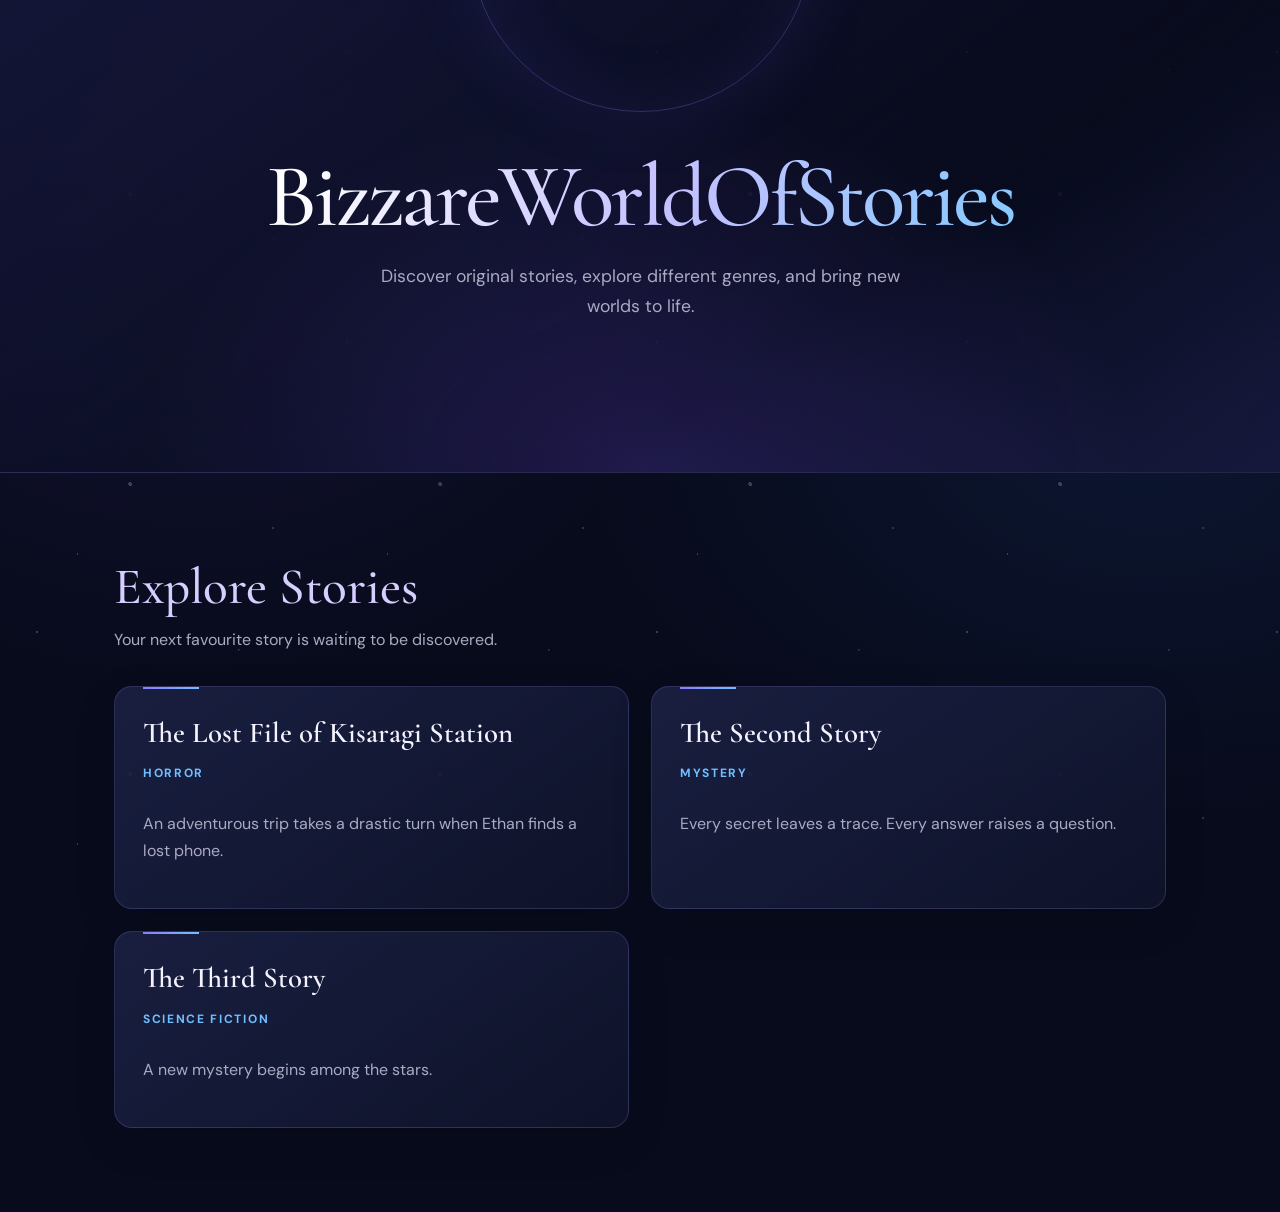
<file: index.html>
<!DOCTYPE html>
<html lang="en">
<head>
    <meta charset="UTF-8">
    <meta name="viewport" content="width=device-width, initial-scale=1.0">
    <title>BizzareWorldOfStories</title>
    <link rel="stylesheet" href="styles.css">
</head>
<body>
    <header>
        <h1>BizzareWorldOfStories</h1>
        <p>Discover original stories, explore different genres, and bring new worlds to life.</p>
    </header>

    <main>
        <h2>Explore Stories</h2>
        <p>Your next favourite story is waiting to be discovered.</p>

        <section id="stories" class="stories-grid">
            <p>Loading stories...</p>
        </section>
    </main>

    <script>
        async function loadStories() {
            const container = document.getElementById("stories");

            try {
                const response = await fetch("./stories.json");

                if (!response.ok) {
                    throw new Error("Could not load stories.");
                }

                const stories = await response.json();
                container.replaceChildren();

                stories.forEach(story => {
                    const card = document.createElement("article");
                    card.className = "story-card";

                    const title = document.createElement("h3");
                    title.textContent = story.title;

                    const genre = document.createElement("p");
                    genre.className = "story-genre";
                    genre.textContent = story.genre;

                    const description = document.createElement("p");
                    description.textContent = story.description;

                    const storyLink = document.createElement("a");

storyLink.href = "story.html?id=" + encodeURIComponent(story.id);
storyLink.className = "story-card-link";

storyLink.append(title, genre, description);
card.appendChild(storyLink);

container.appendChild(card);
                });

                if (stories.length === 0) {
                    container.textContent = "New stories are coming soon!";
                }

            } catch (error) {
                container.textContent =
                    "We couldn't load the stories. Please try again later.";
                console.error(error);
            }
        }

        loadStories();
    </script>
</body>
</html>
</file>
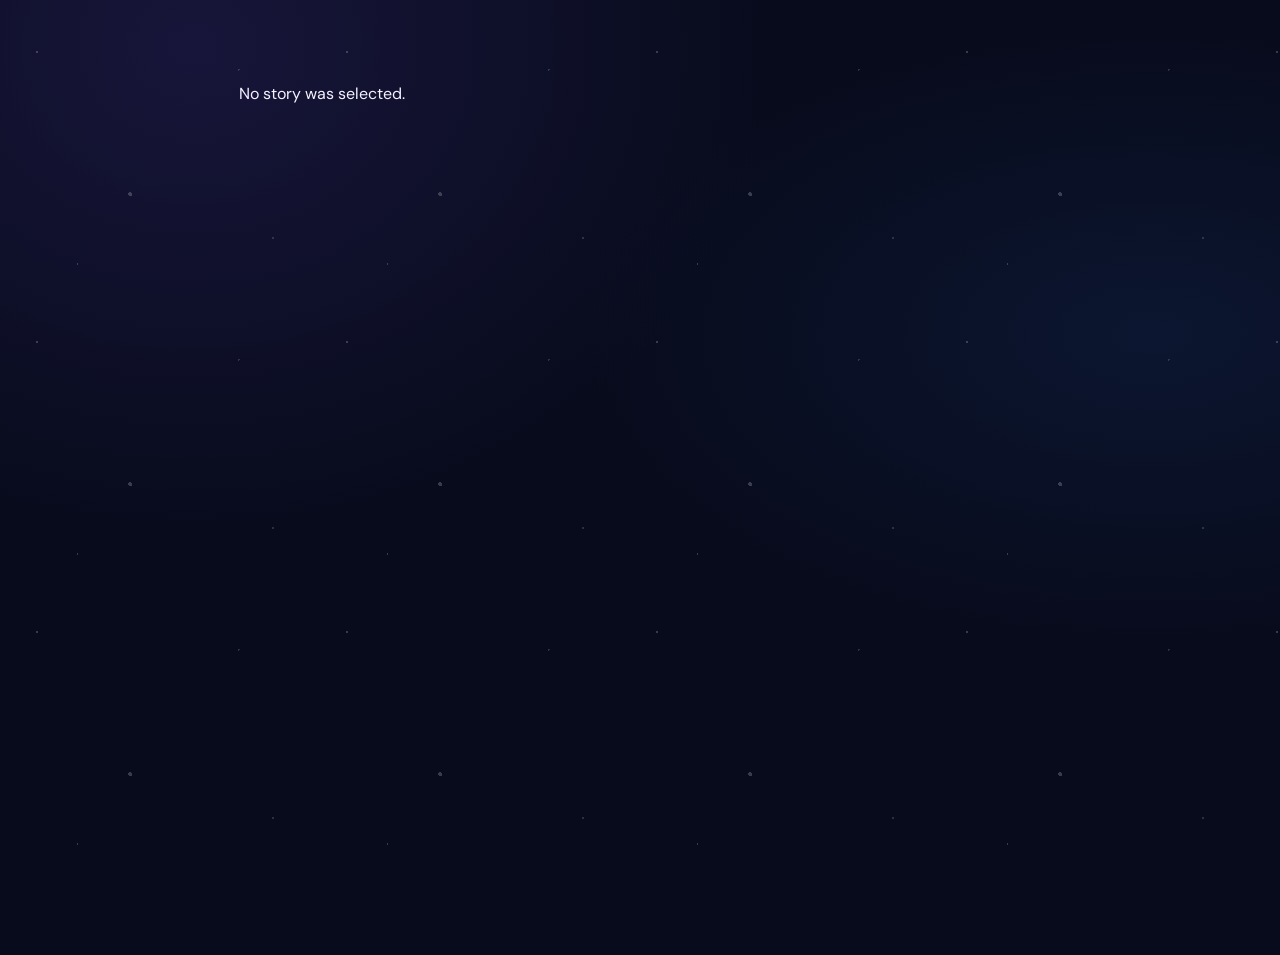
<file: reader.html>
<!DOCTYPE html>
<html lang="en">
<head>
    <meta charset="UTF-8">
    <meta name="viewport" content="width=device-width, initial-scale=1.0">
    <title>Reading | BizzareWorldOfStories</title>
    <link rel="stylesheet" href="styles.css">

    <style>
        .reader {
            max-width: 850px;
            margin: 55px auto;
            padding: 25px 24px 80px;
        }

        .reader-back {
            color: #72bfff;
            text-decoration: none;
            display: inline-block;
            margin-bottom: 45px;
        }

        .reader-back:hover {
            color: #b9b8cd;
        }

        .reader-genre {
            color: #8b7cff;
            text-transform: uppercase;
            letter-spacing: 3px;
            font-size: 0.8rem;
        }

        .reader h1 {
            font-size: clamp(2rem, 5vw, 3.5rem);
            margin: 12px 0 8px;
        }

        .chapter-heading {
            color: #72bfff;
            font-family: "Cormorant Garamond", Georgia, serif;
            font-size: 1.8rem;
            margin: 35px 0;
            padding-bottom: 18px;
            border-bottom: 1px solid rgba(174, 165, 255, 0.2);
        }

        .chapter-content {
            color: #e0deef;
            font-family: "DM Sans", Arial, sans-serif;
            font-size: 1.08rem;
            line-height: 2.1;
            white-space: pre-wrap;
            overflow-wrap: anywhere;
            min-height: 180px;
        }

        .chapter-navigation {
            display: flex;
            justify-content: space-between;
            gap: 15px;
            margin-top: 65px;
            padding-top: 25px;
            border-top: 1px solid rgba(174, 165, 255, 0.2);
        }

        .chapter-button {
            display: inline-block;
            padding: 12px 20px;
            border: 1px solid rgba(139, 124, 255, 0.5);
            border-radius: 30px;
            color: #f4f2ff;
            text-decoration: none;
            transition: background 0.2s;
        }

        .chapter-button:hover {
            background: rgba(98, 85, 217, 0.25);
        }

        .chapter-button.disabled {
            opacity: 0.35;
            pointer-events: none;
        }

        .page-message {
            text-align: center;
            padding: 100px 20px;
            color: #b9b8cd;
        }

        @media (max-width: 480px) {
            .chapter-navigation {
                flex-direction: column;
            }

            .chapter-button {
                text-align: center;
            }
        }
    </style>
</head>

<body>

    <main class="reader" id="reader-container">
        <p class="page-message">Preparing your reading experience...</p>
    </main>

    <script>
       async function loadChapter() {
    const container = document.getElementById("reader-container");
    const params = new URLSearchParams(window.location.search);

    const storyId = params.get("id");
    const requestedChapter = Number(params.get("chapter") || 0);

    if (!storyId) {
        container.textContent = "No story was selected.";
        return;
    }

    try {
        const response = await fetch("./stories.json");

        if (!response.ok) {
            throw new Error("Could not load stories.");
        }

        const stories = await response.json();
        const story = stories.find(item => item.id === storyId);

        if (!story) {
            container.textContent = "This story could not be found.";
            return;
        }

        const totalChapters =
            story.chapterCount || (story.chapters ? story.chapters.length : 0);

        if (totalChapters === 0) {
            container.textContent = "No chapters are available yet.";
            return;
        }

        const chapterIndex = Number.isInteger(requestedChapter)
            ? Math.max(0, Math.min(requestedChapter, totalChapters - 1))
            : 0;

        let chapter;

        if (story.folder) {
            const chapterResponse = await fetch(
                story.folder + "/chapter-" + (chapterIndex + 1) + ".txt"
            );

            if (!chapterResponse.ok) {
                throw new Error("Could not load chapter.");
            }

            const text = (await chapterResponse.text())
                .replace(/^\uFEFF/, "")
                .trim();
            const lines = text.split("\n");

            chapter = {
                title: lines[0].trim(),
                content: lines.slice(1).join("\n").trim()
            };
        } else {
            chapter = story.chapters[chapterIndex];
        }

        document.title = chapter.title + " | " + story.title;

        container.replaceChildren();

        const back = document.createElement("a");
        back.className = "reader-back";
        back.href = "story.html?id=" + encodeURIComponent(story.id);
        back.textContent = "← Back to Story Details";

        const genre = document.createElement("p");
        genre.className = "reader-genre";
        genre.textContent = story.genre || "Unclassified";

        const title = document.createElement("h1");
        title.textContent = story.title;

        const chapterTitle = document.createElement("h2");
        chapterTitle.className = "chapter-heading";
        chapterTitle.textContent = chapter.title;

        const content = document.createElement("div");
        content.className = "chapter-content";
        content.textContent = chapter.content || "This chapter is empty.";

        const navigation = document.createElement("nav");
        navigation.className = "chapter-navigation";

        const previous = document.createElement("a");
        previous.className = "chapter-button";
        previous.textContent = "← Previous Chapter";

        const next = document.createElement("a");
        next.className = "chapter-button";
        next.textContent = "Next Chapter →";

        const baseUrl =
            "reader.html?id=" + encodeURIComponent(story.id) + "&chapter=";

        if (chapterIndex > 0) {
            previous.href = baseUrl + (chapterIndex - 1);
        } else {
            previous.classList.add("disabled");
            previous.setAttribute("aria-disabled", "true");
        }

        if (chapterIndex < totalChapters - 1) {
            next.href = baseUrl + (chapterIndex + 1);
        } else {
            next.classList.add("disabled");
            next.setAttribute("aria-disabled", "true");
        }

        navigation.append(previous, next);

        container.append(
            back,
            genre,
            title,
            chapterTitle,
            content,
            navigation
        );

    } catch (error) {
        container.textContent =
            "The reader could not be opened. Please try again later.";
        console.error(error);
    }
}

loadChapter();
    </script>

</body>
</html>
</file>
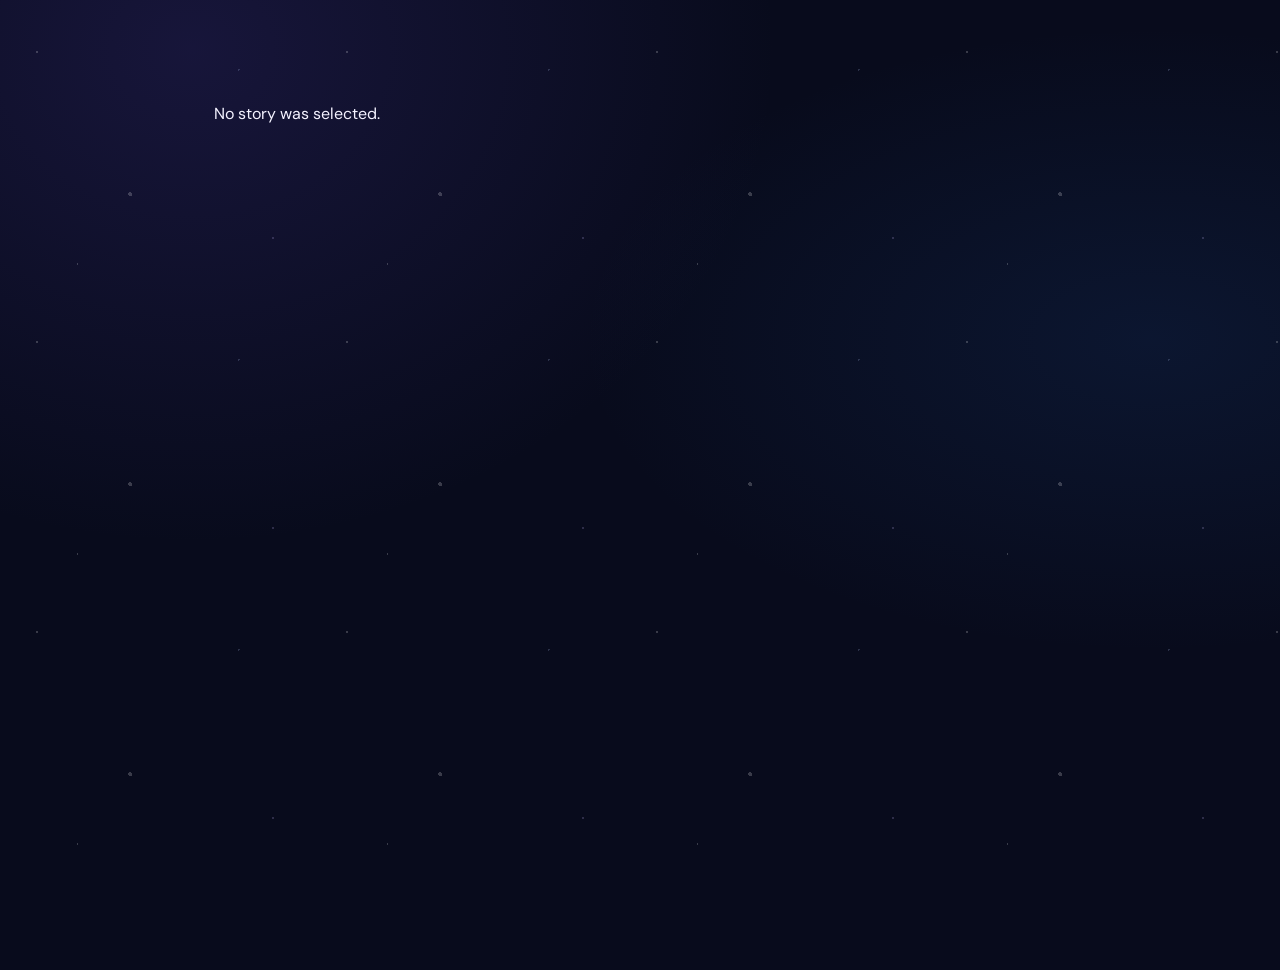
<file: story.html>
<!DOCTYPE html>
<html lang="en">
<head>
    <meta charset="UTF-8">
    <meta name="viewport" content="width=device-width, initial-scale=1.0">
    <title>Story | BizzareWorldOfStories</title>
    <link rel="stylesheet" href="styles.css">

    <style>
        .story-detail {
            max-width: 900px;
            margin: 70px auto;
            padding: 30px 24px;
        }

        .story-cover {
            width: 100%;
            min-height: 280px;
            max-height: 430px;
            object-fit: cover;
            border-radius: 18px;
            background:
                radial-gradient(circle at 70% 35%, #6255d9, transparent 35%),
                linear-gradient(135deg, #171c42, #080b1c);
            margin-bottom: 35px;
        }

        .story-label {
            color: #72bfff;
            letter-spacing: 3px;
            text-transform: uppercase;
            font-size: 0.8rem;
        }

        .story-detail h1 {
            font-size: clamp(2.5rem, 6vw, 4.5rem);
            margin: 12px 0;
        }

        .story-description {
            color: #b9b8cd;
            font-size: 1.15rem;
            line-height: 1.9;
            max-width: 700px;
        }

        .read-button {
            display: inline-block;
            margin-top: 30px;
            padding: 14px 28px;
            border-radius: 30px;
            background: linear-gradient(110deg, #6255d9, #72bfff);
            color: white;
            text-decoration: none;
            font-weight: bold;
            transition: transform 0.2s, opacity 0.2s;
        }

        .read-button:hover {
            transform: translateY(-3px);
            opacity: 0.9;
        }

        .back-link {
            display: inline-block;
            color: #b9b8cd;
            text-decoration: none;
            margin-bottom: 25px;
        }

        .back-link:hover {
            color: #72bfff;
        }

        .page-message {
            text-align: center;
            padding: 100px 20px;
            color: #b9b8cd;
        }
    </style>
</head>

<body>

    <main class="story-detail" id="story-container">
        <p class="page-message">Opening the archive...</p>
    </main>

    <script>
        async function loadStory() {
            const container = document.getElementById("story-container");
            const params = new URLSearchParams(window.location.search);
            const storyId = params.get("id");

            if (!storyId) {
                container.textContent = "No story was selected.";
                return;
            }

            try {
                const response = await fetch("./stories.json");

                if (!response.ok) {
                    throw new Error("Could not load stories.");
                }

                const stories = await response.json();
                const story = stories.find(item => item.id === storyId);

                if (!story) {
                    container.textContent = "This story could not be found.";
                    return;
                }

                document.title = story.title + " | BizzareWorldOfStories";

                container.replaceChildren();

                const back = document.createElement("a");
                back.href = "index.html";
                back.className = "back-link";
                back.textContent = "← Back to the Archive";

                const cover = document.createElement("img");
                cover.className = "story-cover";
                cover.alt = story.title + " cover";

                if (story.cover) {
                    cover.src = story.cover;
                } else {
                    cover.hidden = true;
                }

                const genre = document.createElement("p");
                genre.className = "story-label";
                genre.textContent = story.genre || "Unclassified";

                const title = document.createElement("h1");
                title.textContent = story.title;

                const description = document.createElement("p");
                description.className = "story-description";
                description.textContent = story.description;

                const readButton = document.createElement("a");
                readButton.className = "read-button";
                readButton.href =
                    "reader.html?id=" + encodeURIComponent(story.id) + "&chapter=0";
                readButton.textContent = "Begin Reading →";

                container.append(
                    back,
                    cover,
                    genre,
                    title,
                    description,
                    readButton
                );

            } catch (error) {
                container.textContent =
                    "The archive could not be opened. Please try again later.";
                console.error(error);
            }
        }

        loadStory();
    </script>

</body>
</html>
</file>
<file: styles.css>
/* =========================================
   BizzareWorldOfStories
   Cosmic Fantasy — Visual Design
   ========================================= */

@import url('https://fonts.googleapis.com/css2?family=Cormorant+Garamond:wght@400;500;600;700&family=DM+Sans:wght@400;500;600;700&display=swap');

:root {
    --background: #080b1c;
    --surface: #111630;
    --surface-light: #191e40;
    --purple: #8b7cff;
    --blue: #72bfff;
    --text: #f4f2ff;
    --muted: #aaaac2;
    --border: rgba(174, 165, 255, 0.17);
}

* {
    box-sizing: border-box;
}

html {
    scroll-behavior: smooth;
}

body {
    margin: 0;
    min-height: 100vh;
    overflow-x: hidden;

    background:
        radial-gradient(
            ellipse at 15% 5%,
            rgba(73, 56, 158, 0.23),
            transparent 38%
        ),
        radial-gradient(
            ellipse at 90% 35%,
            rgba(32, 86, 163, 0.15),
            transparent 35%
        ),
        var(--background);

    color: var(--text);
    font-family: 'DM Sans', sans-serif;
    line-height: 1.7;
}

/* Subtle celestial stars */

body::before {
    content: "";
    position: fixed;
    inset: 0;
    z-index: -1;
    pointer-events: none;
    opacity: 0.2;

    background-image:
        radial-gradient(1px 1px at 12% 18%, #ffffff 99%, transparent),
        radial-gradient(1px 1px at 77% 24%, #b9caff 99%, transparent),
        radial-gradient(2px 2px at 42% 67%, #ffffff 99%, transparent),
        radial-gradient(1px 1px at 88% 82%, #c9baff 99%, transparent),
        radial-gradient(1px 1px at 25% 91%, #ffffff 99%, transparent);

    background-size: 310px 290px;
}

/* =========================================
   HEADER
   ========================================= */

header {
    position: relative;
    isolation: isolate;
    overflow: hidden;

    padding: clamp(76px, 13vw, 150px) 24px;

    text-align: center;
    border-bottom: 1px solid var(--border);

    background:
        radial-gradient(
            ellipse at 50% 100%,
            rgba(104, 73, 220, 0.24),
            transparent 55%
        ),
        linear-gradient(
            145deg,
            rgba(20, 22, 55, 0.92),
            rgba(8, 11, 28, 0.82) 65%,
            rgba(23, 25, 62, 0.92)
        );
}

header::before {
    content: "";
    position: absolute;
    z-index: -1;

    width: 340px;
    height: 340px;

    top: -230px;
    left: calc(50% - 170px);

    border: 1px solid rgba(139, 124, 255, 0.3);
    border-radius: 50%;

    box-shadow:
        0 0 70px rgba(98, 85, 217, 0.13),
        inset 0 0 70px rgba(98, 85, 217, 0.1);
}

header h1 {
    max-width: 1000px;
    margin: 0 auto 18px;

    font-family: 'Cormorant Garamond', Georgia, serif;
    font-size: clamp(2.8rem, 7vw, 5.8rem);
    font-weight: 500;
    line-height: 1.05;
    letter-spacing: -0.035em;

    background: linear-gradient(
        110deg,
        #ffffff 15%,
        #c6c1ff 52%,
        #83caff 90%
    );

    -webkit-background-clip: text;
    background-clip: text;
    color: transparent;

    overflow-wrap: anywhere;
}

header p {
    max-width: 570px;
    margin: 0 auto;

    color: var(--muted);
    font-size: clamp(0.95rem, 2vw, 1.1rem);
}

/* =========================================
   MAIN CONTENT
   ========================================= */

main {
    width: min(1100px, 100%);
    margin: 0 auto;
    padding: clamp(42px, 7vw, 84px) 24px;
}

main h2 {
    margin: 0 0 8px;

    color: #d5ceff;

    font-family: 'Cormorant Garamond', Georgia, serif;
    font-size: clamp(2.1rem, 4vw, 3.2rem);
    font-weight: 500;
    line-height: 1.2;
}

main > p {
    margin-top: 0;
    color: var(--muted);
}

/* =========================================
   STORY COLLECTION
   ========================================= */

.stories-grid {
    display: grid;
    grid-template-columns: repeat(2, minmax(0, 1fr));

    gap: 22px;
    margin-top: 32px;
}

.story-card {
    position: relative;
    overflow: hidden;

    min-width: 0;
    padding: 28px;

    border: 1px solid var(--border);
    border-radius: 18px;

    background:
        linear-gradient(
            145deg,
            rgba(28, 34, 70, 0.86),
            rgba(15, 19, 42, 0.96)
        );

    box-shadow: 0 14px 40px rgba(0, 0, 0, 0.14);

    transition:
        transform 220ms ease,
        border-color 220ms ease,
        box-shadow 220ms ease;
}

.story-card::before {
    content: "";
    position: absolute;

    top: 0;
    left: 28px;

    width: 56px;
    height: 2px;

    background: linear-gradient(
        90deg,
        var(--purple),
        var(--blue)
    );
}

.story-card:hover {
    transform: translateY(-5px);

    border-color: rgba(139, 124, 255, 0.55);

    box-shadow:
        0 18px 50px rgba(0, 0, 0, 0.25),
        0 0 28px rgba(98, 85, 217, 0.1);
}

.story-card h3 {
    margin: 0 0 8px;

    font-family: 'Cormorant Garamond', Georgia, serif;
    font-size: 1.8rem;
    font-weight: 600;
    line-height: 1.25;

    overflow-wrap: anywhere;
}

.story-card p {
    color: var(--muted);
}

.story-card .story-genre {
    display: inline-block;

    margin: 0 0 10px;

    color: var(--blue);
    font-size: 0.75rem;
    font-weight: 700;
    letter-spacing: 0.14em;
    text-transform: uppercase;
}

/* =========================================
   MOBILE RESPONSIVENESS
   ========================================= */

@media (max-width: 640px) {

    body {
        font-size: 15px;
    }

    header {
        padding: 76px 18px;
    }

    header h1 {
        font-size: clamp(2.4rem, 10vw, 3.5rem);
        line-height: 1.08;
    }

    header p {
        max-width: 420px;
        font-size: 0.95rem;
    }

    main {
        padding: 44px 18px;
    }

    main h2 {
        font-size: 2.3rem;
    }

    .stories-grid {
        grid-template-columns: minmax(0, 1fr);
        gap: 16px;
        margin-top: 26px;
    }

    .story-card {
        padding: 24px;
        border-radius: 15px;
    }

    .story-card h3 {
        font-size: 1.65rem;
    }

    .story-card:hover {
        transform: none;
    }
}

/* Extra-small phones */

@media (max-width: 360px) {

    header {
        padding: 64px 15px;
    }

    header h1 {
        font-size: 2.25rem;
    }

    main {
        padding: 36px 15px;
    }

    .story-card {
        padding: 20px;
    }
}

/* Reduced motion accessibility */

@media (prefers-reduced-motion: reduce) {

    html {
        scroll-behavior: auto;
    }

    *,
    *::before,
    *::after {
        transition-duration: 0.01ms !important;
    }
}

/* Clickable story cards */

.story-card-link {
    display: block;
    height: 100%;
    color: inherit;
    text-decoration: none;
    cursor: pointer;
}

.story-card-link:visited,
.story-card-link:hover,
.story-card-link:active {
    color: inherit;
    text-decoration: none;
}

.story-card-link h3 {
    color: var(--text);
    transition: color 0.25s ease;
}

.story-card:hover .story-card-link h3 {
    color: var(--blue);
}

.story-card-link p {
    text-decoration: none;
}

.story-card-link:focus-visible {
    outline: 2px solid var(--blue);
    outline-offset: 5px;
    border-radius: 8px;
}


/* Text selection */

::selection {
    background: var(--purple);
    color: var(--background);
}
</file>
